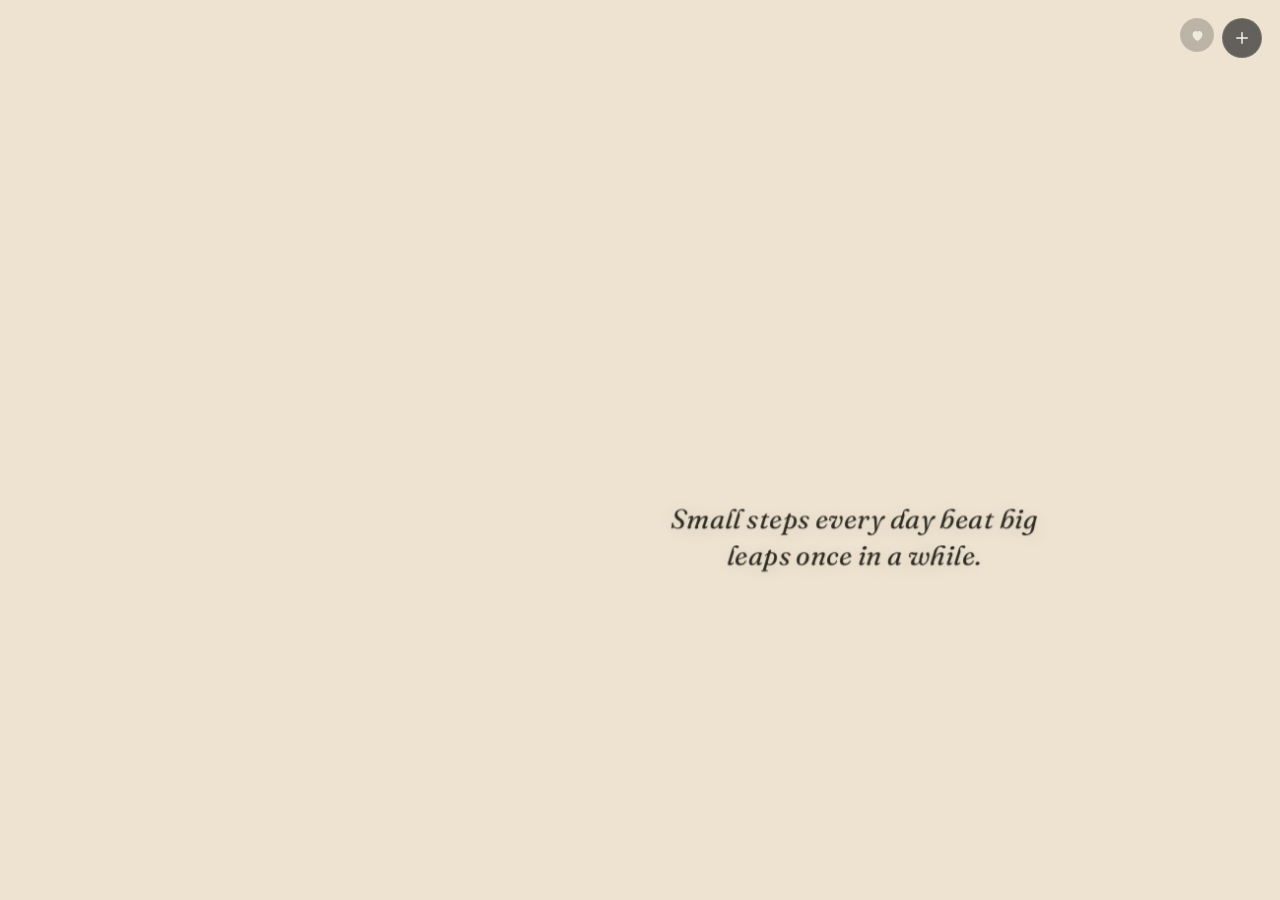
<file: index.html>
<!DOCTYPE html>
<html lang="en">
<head>
<meta charset="UTF-8">
<meta name="viewport" content="width=device-width, initial-scale=1.0">
<title>Quote Board by Sowel — Fullscreen Ambient Quote Display</title>
<meta name="description" content="Quote Board by Sowel: a calm, fullscreen board where your favorite quotes and motivations drift in and fade out. Add your own quotes, pick a background color, choose a font, and play ambient music while you work or study.">
<meta name="author" content="Sowel">
<meta name="application-name" content="Quote Board by Sowel">
<meta name="keywords" content="quote board, sowel, motivational quotes app, ambient screensaver, fullscreen quotes, quote display, focus screensaver">

<!-- Open Graph / social sharing preview -->
<meta property="og:title" content="Quote Board by Sowel">
<meta property="og:description" content="A calm, fullscreen board where your favorite quotes drift in and fade out. Built by Sowel.">
<meta property="og:type" content="website">
<meta property="og:url" content="https://sowel-app.github.io/quote_board/">
<meta property="og:site_name" content="Sowel">
<meta name="twitter:card" content="summary">
<meta name="twitter:title" content="Quote Board by Sowel">
<meta name="twitter:description" content="A calm, fullscreen board where your favorite quotes drift in and fade out.">

<link rel="manifest" href="manifest.json">
<link rel="icon" type="image/png" sizes="192x192" href="icons/icon-192.png">
<link rel="icon" type="image/png" sizes="512x512" href="icons/icon-512.png">
<meta name="theme-color" content="#EDE3D0">
<link rel="apple-touch-icon" href="icons/apple-touch-icon.png">
<meta name="apple-mobile-web-app-capable" content="yes">
<meta name="apple-mobile-web-app-status-bar-style" content="black-translucent">
<meta name="apple-mobile-web-app-title" content="Quote Board">
<link rel="preconnect" href="https://fonts.googleapis.com">
<link href="https://fonts.googleapis.com/css2?family=Fraunces:ital,opsz,wght@0,9..144,300;0,9..144,400;0,9..144,500;1,9..144,400;1,9..144,500&family=Playfair+Display:ital,wght@0,500;0,700;1,500;1,700&family=Caveat:wght@500;600;700&family=Space+Mono:wght@400;700&family=Inter:wght@400;500;600&display=swap" rel="stylesheet">
<link rel="stylesheet" href="style.css">
</head>
<body>

<div id="board">
  <div id="empty-state"><span id="empty-logo">&ldquo;</span><span>Add quotes from the menu on the right — they'll start appearing here</span></div>
  <div id="quotes-layer"></div>
</div>

<a id="donate-corner" href="" target="_blank" rel="noopener" aria-label="Support this project">
  <svg viewBox="0 0 24 24"><path d="M12 21s-8-4.6-8-11a5 5 0 0 1 8-4 5 5 0 0 1 8 4c0 6.4-8 11-8 11z"/></svg>
</a>
<button id="menu-toggle" aria-label="Menu">
  <svg viewBox="0 0 24 24" fill="none" stroke-width="2" stroke-linecap="round"><line x1="12" y1="5" x2="12" y2="19"/><line x1="5" y1="12" x2="19" y2="12"/></svg>
</button>

<div id="panel">
  <div class="section">
    <button id="screensaver-btn">
      <svg viewBox="0 0 24 24" fill="none" stroke-width="2" stroke-linecap="round" stroke-linejoin="round"><path d="M8 3H5a2 2 0 0 0-2 2v3"/><path d="M21 8V5a2 2 0 0 0-2-2h-3"/><path d="M3 16v3a2 2 0 0 0 2 2h3"/><path d="M16 21h3a2 2 0 0 0 2-2v-3"/></svg>
      Screensaver mode
    </button>
  </div>

  <div class="section">
    <p class="panel-title">Board color</p>
    <div class="row">
      <input type="color" id="bg-color" value="#EDE3D0">
      <div class="swatches" id="swatches"></div>
    </div>
  </div>

  <div class="section">
    <p class="panel-title">New quote</p>
    <textarea id="quote-input" rows="3" placeholder="Type a quote or motivation…"></textarea>
    <input type="text" id="author-input" placeholder="Author (optional)">
    <button class="btn-add" id="add-btn">Add</button>
    <p class="hint">Ctrl + Enter to add quickly</p>
  </div>

  <div class="section">
    <p class="panel-title">Quick packs</p>
    <div class="pack-row" id="pack-row"></div>
  </div>

  <div class="section">
    <p class="panel-title">Quote font</p>
    <div class="font-grid" id="font-grid"></div>
  </div>

  <div class="section">
    <p class="panel-title">List (<span id="count">0</span>)</p>
    <ul class="quote-list" id="quote-list"></ul>
    <div class="io-row">
      <button class="io-btn" id="export-btn">Export JSON</button>
      <button class="io-btn" id="import-btn">Import JSON</button>
      <input type="file" id="import-file" accept="application/json" style="display:none">
    </div>
  </div>

  <div class="section">
    <p class="panel-title">Display order</p>
    <div class="seg">
      <button data-order="random" class="active">Random</button>
      <button data-order="sequential">Sequential</button>
    </div>
  </div>

  <div class="section">
    <p class="panel-title">Pause between appearances</p>
    <div class="slider-row">
      <span class="slider-value" id="interval-value">4s</span>
    </div>
    <input type="range" id="interval-slider" min="1" max="12" step="0.5" value="4">
  </div>

  <div class="section">
    <p class="panel-title">On screen at once</p>
    <div class="stepper">
      <button id="dec-max">–</button>
      <span class="count" id="max-count">2</span>
      <button id="inc-max">+</button>
    </div>
  </div>

  <div class="section">
    <p class="panel-title">Music</p>
    <div class="music-controls">
      <button id="music-play" aria-label="Play / pause">▶</button>
      <input type="range" id="music-volume" min="0" max="1" step="0.01" value="0.6">
    </div>
    <p id="music-now-playing">Nothing playing</p>

    <div class="io-row" style="margin-top:10px;">
      <button class="io-btn" id="music-upload-btn">+ Add your own tracks</button>
      <input type="file" id="music-upload-file" accept="audio/*" multiple style="display:none">
    </div>

    <p class="panel-title" style="margin-top:14px;">Suggested tracks</p>
    <p class="hint" style="margin:0 0 8px 0;">Paste a YouTube link once — saved for good, then just click the name.</p>
    <ul class="quote-list track-list" id="preset-track-list"></ul>

    <p class="panel-title" style="margin-top:14px;">Playlist (<span id="track-count">0</span>)</p>
    <ul class="quote-list track-list" id="track-list"></ul>
  </div>

  <div class="section">
    <a href="downloads/install-extension.html" class="io-btn" style="display:block; text-align:center; text-decoration:none;">Get the Chrome extension →</a>
  </div>
</div>

<div id="exit-screensaver-hint">Move mouse or tap to exit screensaver mode</div>
<audio id="audio-player" preload="none"></audio>
<div style="position:absolute; width:0; height:0; opacity:0; pointer-events:none; overflow:hidden;"><div id="yt-player"></div></div>

<script src="app.js"></script>
</body>
</html>
</file>
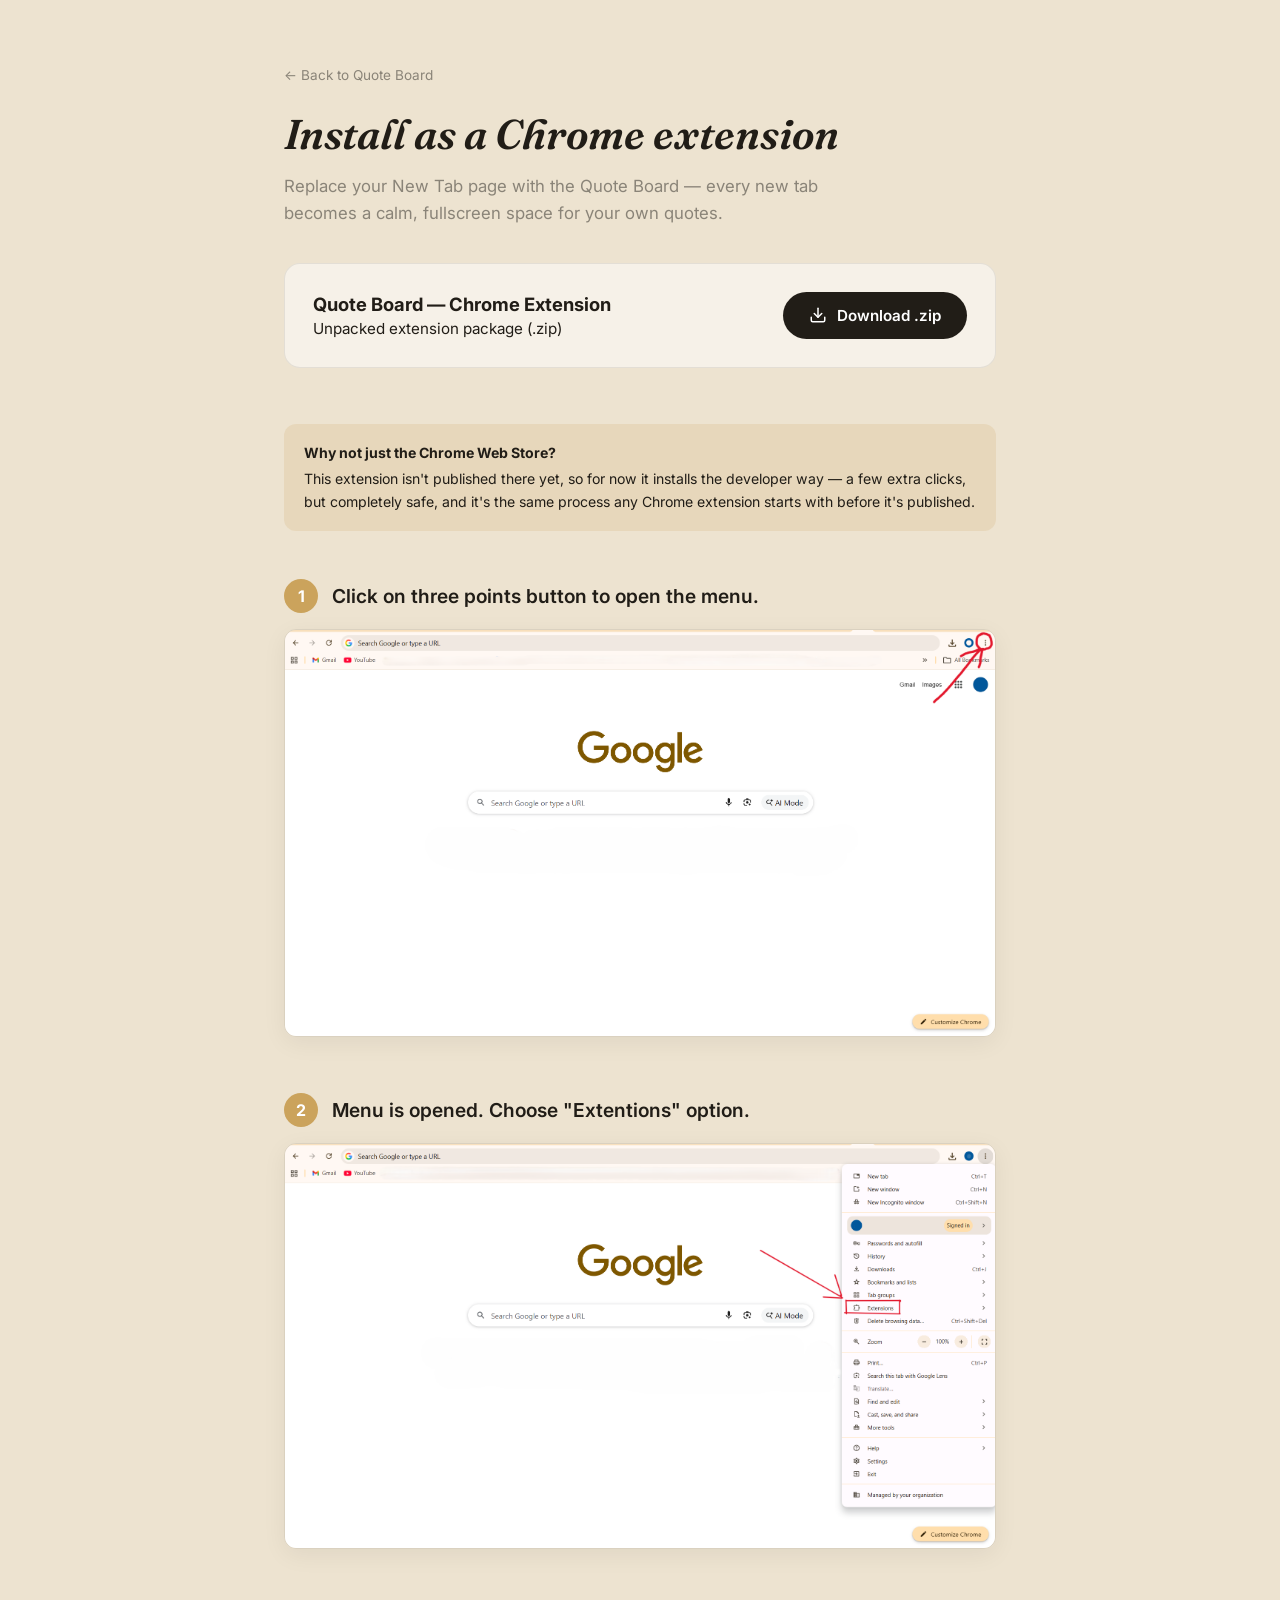
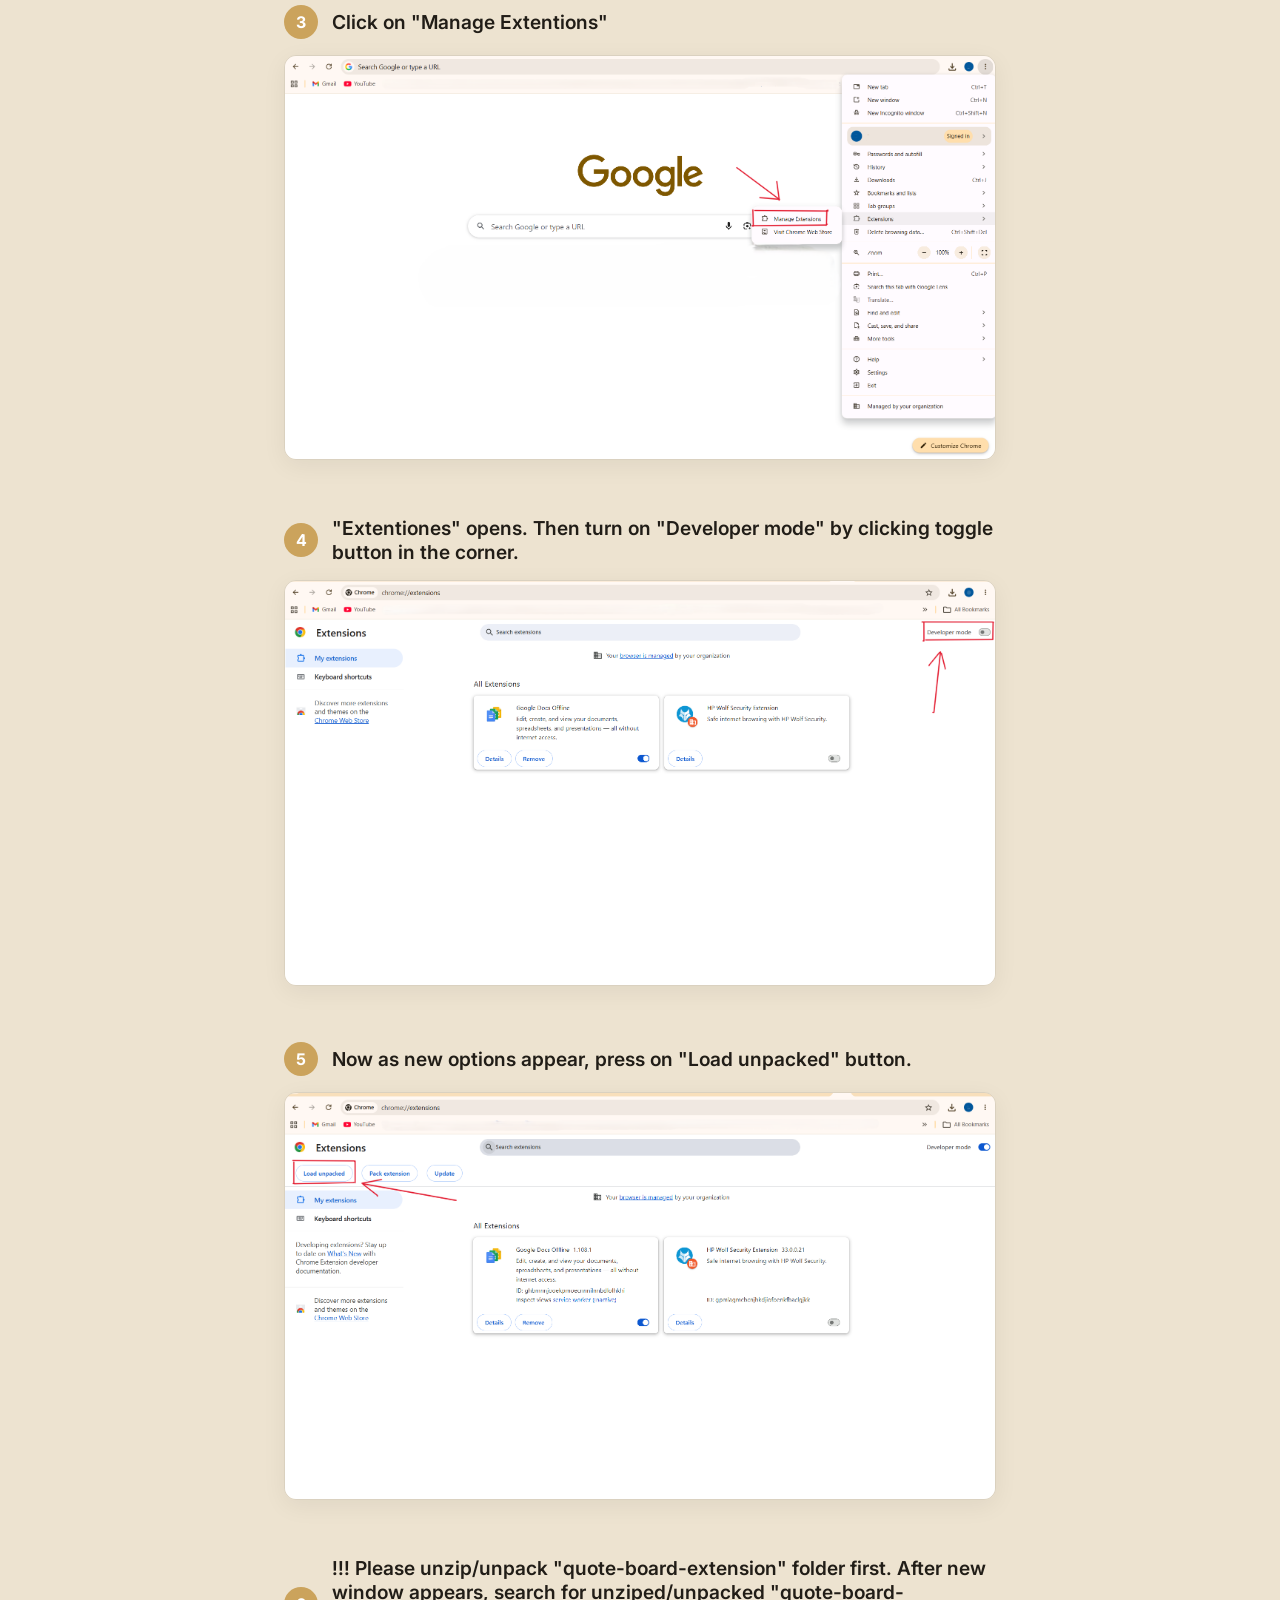
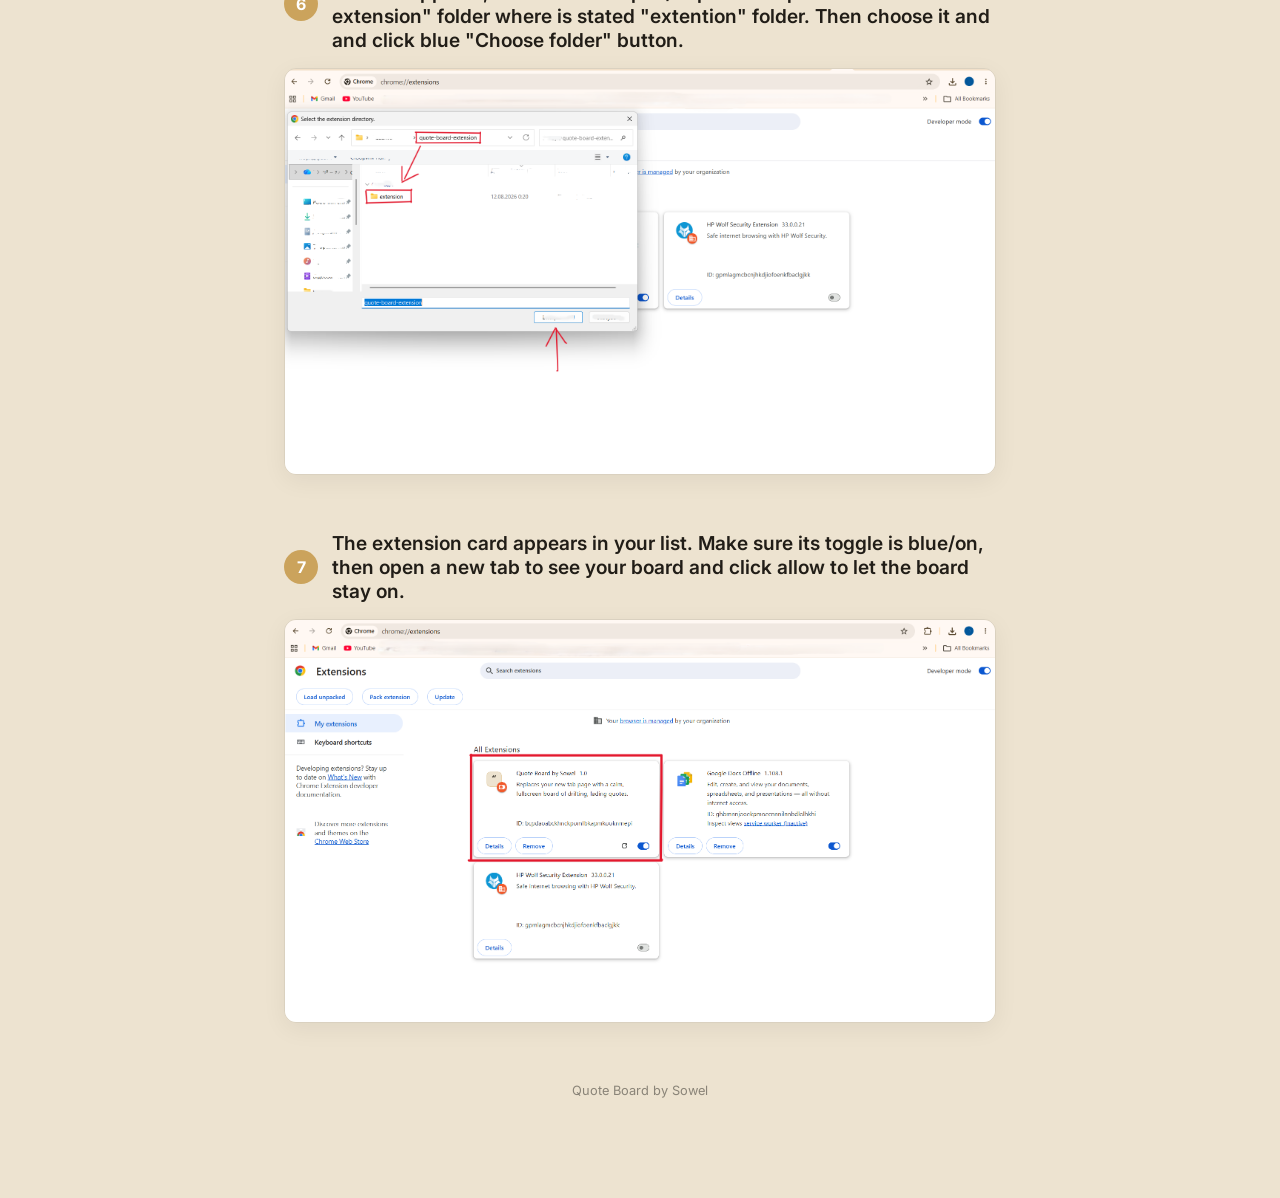
<file: downloads/install-extension.html>
<!DOCTYPE html>
<html lang="en">
<head>
<meta charset="UTF-8">
<meta name="viewport" content="width=device-width, initial-scale=1.0">
<title>Install the Chrome Extension — Quote Board by Sowel</title>
<meta name="description" content="Install Quote Board as a Chrome New Tab extension — step-by-step guide with screenshots.">
<meta name="theme-color" content="#EDE3D0">
<link rel="icon" type="image/png" sizes="192x192" href="../icons/icon-192.png">
<link rel="preconnect" href="https://fonts.googleapis.com">
<link href="https://fonts.googleapis.com/css2?family=Fraunces:ital,opsz,wght@0,9..144,400;0,9..144,600;1,9..144,400&family=Inter:wght@400;500;600&display=swap" rel="stylesheet">
<style>
  :root{
    --cream: #EDE3D0;
    --text-dark: #211D17;
    --text-muted: #8A8478;
    --accent: #CBA35C;
    --accent-dim: rgba(203,163,92,0.18);
  }
  *{ box-sizing: border-box; }
  html,body{ margin:0; padding:0; background: var(--cream); font-family: 'Inter', sans-serif; color: var(--text-dark); }
  .wrap{ max-width: 760px; margin: 0 auto; padding: 64px 24px 100px; }
  a{ color: var(--text-dark); }
  .back{
    display:inline-block; margin-bottom: 28px; font-size: 0.85rem; color: var(--text-muted);
    text-decoration:none;
  }
  .back:hover{ color: var(--accent); }
  h1{
    font-family: 'Fraunces', serif; font-style: italic; font-weight: 600;
    font-size: 2.6rem; line-height:1.15; margin: 0 0 14px 0;
  }
  .subtitle{ font-size: 1.05rem; color: var(--text-muted); margin: 0 0 36px 0; line-height:1.6; max-width: 560px; }

  .download-card{
    background: rgba(255,255,255,0.5);
    border: 1px solid rgba(0,0,0,0.08);
    border-radius: 16px;
    padding: 28px;
    display:flex; align-items:center; justify-content:space-between; gap: 20px;
    margin-bottom: 56px;
    flex-wrap: wrap;
  }
  .download-card .label{ font-size: 0.95rem; }
  .download-card .label strong{ display:block; font-size: 1.15rem; margin-bottom: 4px; }
  .download-btn{
    display:inline-flex; align-items:center; gap: 10px;
    background: var(--text-dark); color: #fff;
    padding: 14px 26px; border-radius: 999px;
    text-decoration:none; font-weight: 600; font-size: 0.95rem;
    transition: transform 0.15s ease, background 0.15s ease;
    white-space: nowrap;
  }
  .download-btn:hover{ background: var(--accent); transform: translateY(-1px); }
  .download-btn svg{ width:18px; height:18px; stroke:#fff; flex-shrink:0; }

  .step{ margin-bottom: 56px; }
  .step-head{ display:flex; align-items:center; gap: 14px; margin-bottom: 16px; }
  .step-num{
    width: 34px; height: 34px; border-radius: 50%;
    background: var(--accent); color: #fff;
    display:flex; align-items:center; justify-content:center;
    font-weight: 700; font-size: 1rem; flex-shrink:0;
  }
  .step-title{ font-size: 1.2rem; font-weight: 600; }
  .step img{
    width: 100%; height:auto; display:block;
    border-radius: 12px; border: 1px solid rgba(0,0,0,0.08);
    box-shadow: 0 6px 24px rgba(0,0,0,0.06);
  }
  .step p.note{ font-size: 0.9rem; color: var(--text-muted); margin: 12px 4px 0; line-height:1.6; }

  .note-box{
    background: var(--accent-dim);
    border-radius: 12px;
    padding: 18px 20px;
    font-size: 0.88rem;
    color: var(--text-dark);
    line-height: 1.6;
    margin-bottom: 48px;
  }
  .note-box strong{ display:block; margin-bottom: 4px; }

  footer{ text-align:center; font-size: 0.8rem; color: var(--text-muted); margin-top: 60px; }
</style>
</head>
<body>
<div class="wrap">
  <a class="back" href="../index.html">&larr; Back to Quote Board</a>

  <h1>Install as a Chrome extension</h1>
  <p class="subtitle">Replace your New Tab page with the Quote Board — every new tab becomes a calm, fullscreen space for your own quotes.</p>

  <div class="download-card">
    <div class="label">
      <strong>Quote Board — Chrome Extension</strong>
      Unpacked extension package (.zip)
    </div>
    <a class="download-btn" href="quote-board-extension.zip" download>
      <svg viewBox="0 0 24 24" fill="none" stroke-width="2" stroke-linecap="round" stroke-linejoin="round"><path d="M21 15v4a2 2 0 0 1-2 2H5a2 2 0 0 1-2-2v-4"/><polyline points="7 10 12 15 17 10"/><line x1="12" y1="15" x2="12" y2="3"/></svg>
      Download .zip
    </a>
  </div>

  <div class="note-box">
    <strong>Why not just the Chrome Web Store?</strong>
    This extension isn't published there yet, so for now it installs the
    developer way — a few extra clicks, but completely safe, and it's the
    same process any Chrome extension starts with before it's published.
  </div>

  <div class="step">
    <div class="step-head"><div class="step-num">1</div><div class="step-title">Click on three points button to open the menu.</div></div>
    <img src="guide/Download_extention_1.1.png" alt="Type chrome://extensions in the address bar">
  </div>

  <div class="step">
    <div class="step-head"><div class="step-num">2</div><div class="step-title">Menu is opened. Choose "Extentions" option.</div></div>
    <img src="guide/Download_extention_1.2.png" alt="Turn on Developer mode toggle top right">
  </div>

  <div class="step">
    <div class="step-head"><div class="step-num">3</div><div class="step-title">Click on "Manage Extentions"</div></div>
    <img src="guide/Download_extention_1.3.png" alt="Click Load unpacked button">
  </div>

  <div class="step">
    <div class="step-head"><div class="step-num">4</div><div class="step-title">"Extentiones" opens. Then turn on "Developer mode" by clicking toggle button in the corner.</div></div>
    <img src="guide/Download_extention_1.4.png" alt="Select the extension folder in the file picker">
  </div>

  <div class="step">
    <div class="step-head"><div class="step-num">5</div><div class="step-title">Now as new options appear, press on "Load unpacked" button.</div></div>
    <img src="guide/Download_extention_1.5.png" alt="Quote Board extension card appears in the list">
  </div>

    <div class="step">
    <div class="step-head"><div class="step-num">6</div><div class="step-title">!!! Please unzip/unpack "quote-board-extension" folder first. 
      After new window appears, search for unziped/unpacked "quote-board-extension" folder where is stated "extention" folder. Then choose it and and click blue "Choose folder" button.</div></div>
    <img src="guide/Download_extention_1.6.png" alt="Quote Board extension card appears in the list">
  </div>

    <div class="step">
    <div class="step-head"><div class="step-num">7</div><div class="step-title">The extension card appears in your list. Make sure its toggle is blue/on, then open a new tab to see your board and click allow to let the board stay on.</div></div>
    <img src="guide/Download_extention_1.7.png" alt="Quote Board extension card appears in the list">
  </div>

  <footer>Quote Board by Sowel</footer>
</div>
</body>
</html>
</file>
<file: style.css>
:root{
    --panel-bg: rgba(16,15,20,0.62);
    --panel-border: rgba(255,255,255,0.14);
    --text-warm: #F3F0EA;
    --text-muted: #A9A5A0;
    --accent: #CBA35C;
    --accent-dim: rgba(203,163,92,0.25);
    --danger: #C97B63;
  }
  *{ box-sizing: border-box; }
  html,body{
    margin:0; padding:0; width:100%; height:100%;
    overflow:hidden;
    font-family: 'Inter', sans-serif;
  }

  /* ---------- Board ---------- */
  #board{
    position: fixed; inset:0;
    background-color:#161821;
    transition: background-color 0.6s ease;
    overflow:hidden;
  }

  #quotes-layer{
    position:absolute; inset:0;
    pointer-events:none;
  }

  .quote{
    position:absolute;
    max-width: clamp(220px, 46vw, 440px);
    text-align:center;
    transform: translate(-50%,-50%) scale(0.94);
    opacity:0;
    filter: blur(14px);
    transition: opacity 1.6s ease, filter 1.6s ease, transform 1.6s ease;
    font-family: var(--quote-font-family, 'Fraunces', serif);
    font-style: var(--quote-font-style, italic);
    font-weight: var(--quote-font-weight, 400);
    line-height: 1.35;
    letter-spacing: var(--quote-letter-spacing, 0.01em);
    text-shadow: 0 2px 24px rgba(0,0,0,0.25);
    will-change: opacity, filter, transform;
  }
  .quote .q-body{ display:block; }
  .quote .q-author{
    display:block;
    text-align: right;
    margin-top: 0.5em;
    font-family: 'Inter', sans-serif;
    font-style: normal;
    font-weight: 500;
    font-size: 0.42em;
    letter-spacing: 0.06em;
    text-transform: uppercase;
    opacity: 0.68;
  }
  .quote.visible{
    opacity: 0.94;
    filter: blur(0px);
    transform: translate(-50%,-50%) scale(1);
    animation: breathe 6s ease-in-out infinite;
  }
  .quote.fading{
    opacity:0;
    filter: blur(14px);
    transform: translate(-50%,-50%) scale(1.05);
    animation: none;
  }
  @keyframes breathe{
    0%,100%{ transform: translate(-50%,-50%) scale(1); }
    50%{ transform: translate(-50%,-50%) scale(1.015); }
  }

  #empty-state{
    position:absolute; inset:0;
    display:flex; flex-direction:column; align-items:center; justify-content:center;
    text-align:center;
    padding: 0 2rem;
    font-family:'Inter', sans-serif;
    font-weight: 400;
    font-size: 0.95rem;
    letter-spacing: 0.04em;
    text-transform: uppercase;
    color: var(--text-muted);
    opacity: 0.55;
    pointer-events:none;
    transition: opacity 0.4s ease;
  }
  #empty-state span{ max-width: 340px; display:block; line-height:1.7; }
  #empty-logo{
    font-family: 'Fraunces', serif;
    font-style: italic;
    font-size: 3rem;
    line-height: 1;
    margin-bottom: 14px;
    color: var(--text-muted);
    opacity: 0.6;
  }

  /* ---------- Corner toggle ---------- */
  #menu-toggle{
    position: fixed; top: 18px; right: 18px;
    width: 40px; height: 40px;
    border-radius: 50%;
    border: 1px solid var(--panel-border);
    background: var(--panel-bg);
    backdrop-filter: blur(14px);
    -webkit-backdrop-filter: blur(14px);
    display:flex; align-items:center; justify-content:center;
    cursor:pointer;
    z-index: 20;
    transition: border-color 0.25s ease, transform 0.25s ease;
  }
  #menu-toggle:hover{ border-color: var(--accent); transform: scale(1.05); }
  #menu-toggle svg{ width:18px; height:18px; stroke: var(--text-warm); transition: transform 0.35s ease; }
  #menu-toggle.open svg{ transform: rotate(45deg); }

  #donate-corner{
    position: fixed; top: 18px; right: 66px;
    width: 34px; height: 34px;
    border-radius: 50%;
    border: 1px solid rgba(255,255,255,0.09);
    background: rgba(16,15,20,0.4);
    backdrop-filter: blur(14px);
    -webkit-backdrop-filter: blur(14px);
    display:flex; align-items:center; justify-content:center;
    cursor:pointer;
    z-index: 12;
    opacity: 0.55;
    text-decoration:none;
    transition: opacity 0.25s ease, border-color 0.25s ease, transform 0.25s ease;
  }
  #donate-corner:hover{ opacity: 1; border-color: var(--accent); transform: scale(1.05); }
  #donate-corner svg{ width:15px; height:15px; fill: var(--text-warm); }
  body.screensaver-active #donate-corner{ opacity:0; pointer-events:none; }

  /* ---------- Panel ---------- */
  #panel{
    position: fixed; top: 18px; right: 18px;
    width: 300px;
    max-height: calc(100vh - 36px);
    overflow-y: auto;
    background: var(--panel-bg);
    backdrop-filter: blur(18px);
    -webkit-backdrop-filter: blur(18px);
    border: 1px solid var(--panel-border);
    border-radius: 16px;
    padding: 18px;
    color: var(--text-warm);
    z-index: 15;
    transform-origin: top right;
    transform: scale(0.92);
    opacity:0;
    pointer-events:none;
    transition: opacity 0.22s ease, transform 0.22s ease;
  }
  #panel.open{
    opacity:1;
    transform: scale(1);
    pointer-events:auto;
  }
  #panel::-webkit-scrollbar{ width:6px; }
  #panel::-webkit-scrollbar-thumb{ background: rgba(255,255,255,0.15); border-radius:3px; }

  .panel-title{
    font-size: 0.68rem;
    text-transform: uppercase;
    letter-spacing: 0.12em;
    color: var(--text-muted);
    margin: 0 0 8px 0;
    font-weight: 600;
  }
  .section{ margin-bottom: 20px; padding-top: 44px; margin-top: -44px; } /* spacer trick unused */
  .section{ margin: 0 0 20px 0; padding:0; }

  .row{ display:flex; align-items:center; gap:10px; }

  input[type="color"]{
    -webkit-appearance:none; appearance:none;
    width: 34px; height: 34px;
    border-radius: 10px;
    border: 1px solid var(--panel-border);
    padding: 0; background:none; cursor:pointer;
  }
  input[type="color"]::-webkit-color-swatch-wrapper{ padding:0; border-radius:10px; }
  input[type="color"]::-webkit-color-swatch{ border:none; border-radius:10px; }

  .swatches{ display:flex; gap:8px; flex-wrap:wrap; margin-top:10px; }
  .swatch{
    width:22px; height:22px; border-radius:50%;
    border: 1px solid rgba(255,255,255,0.25);
    cursor:pointer;
    transition: transform 0.15s ease;
  }
  .swatch:hover{ transform: scale(1.15); }

  textarea{
    width:100%;
    resize:none;
    background: rgba(255,255,255,0.06);
    border: 1px solid var(--panel-border);
    border-radius: 10px;
    color: var(--text-warm);
    font-family: 'Inter', sans-serif;
    font-size: 0.85rem;
    padding: 9px 10px;
    line-height:1.4;
    outline:none;
    transition: border-color 0.2s ease;
  }
  textarea:focus{ border-color: var(--accent); }
  textarea::placeholder{ color: var(--text-muted); }

  #author-input{
    width:100%;
    margin-top:8px;
    background: rgba(255,255,255,0.06);
    border: 1px solid var(--panel-border);
    border-radius: 10px;
    color: var(--text-warm);
    font-family: 'Inter', sans-serif;
    font-size: 0.8rem;
    padding: 8px 10px;
    outline:none;
    transition: border-color 0.2s ease;
  }
  #author-input:focus{ border-color: var(--accent); }
  #author-input::placeholder{ color: var(--text-muted); }

  button{
    font-family:'Inter', sans-serif;
    cursor:pointer;
    border:none;
    outline:none;
  }
  .btn-add{
    margin-top:8px;
    width:100%;
    padding: 9px 0;
    border-radius: 10px;
    background: var(--accent);
    color: #1b1710;
    font-size: 0.82rem;
    font-weight: 600;
    letter-spacing: 0.02em;
    transition: filter 0.15s ease, transform 0.1s ease;
  }
  .btn-add:hover{ filter: brightness(1.08); }
  .btn-add:active{ transform: scale(0.98); }
  .hint{ font-size: 0.68rem; color: var(--text-muted); margin-top:6px; }

  /* ---------- Screensaver mode ---------- */
  #screensaver-btn{
    width:100%;
    padding: 10px 0;
    border-radius: 10px;
    background: rgba(255,255,255,0.07);
    border: 1px solid var(--panel-border);
    color: var(--text-warm);
    font-size: 0.8rem;
    font-weight: 500;
    display:flex; align-items:center; justify-content:center; gap:7px;
    transition: border-color 0.2s ease, background 0.2s ease;
  }
  #screensaver-btn:hover{ border-color: var(--accent); background: rgba(255,255,255,0.1); }
  #screensaver-btn svg{ width:15px; height:15px; stroke: var(--accent); }

  /* ---------- Music ---------- */
  .music-controls{ display:flex; align-items:center; gap:10px; }
  #music-play{
    width:36px; height:36px; flex-shrink:0;
    border-radius: 50%;
    background: var(--accent);
    color:#1b1710;
    display:flex; align-items:center; justify-content:center;
    font-size:0.85rem;
  }
  #music-play:hover{ filter:brightness(1.08); }
  #music-volume{ flex:1; margin-top:0; }
  #music-now-playing{
    font-size: 0.7rem; color: var(--text-muted);
    margin-top: 8px; min-height: 1em;
    overflow:hidden; text-overflow:ellipsis; white-space:nowrap;
  }
  .track-list li{ align-items:center; }
  .track-list .t-name{ flex:1; opacity:0.9; overflow:hidden; text-overflow:ellipsis; white-space:nowrap; }
  .track-list .t-links{ display:flex; gap:5px; flex-shrink:0; }
  .track-list .t-link{
    background: rgba(255,255,255,0.08);
    color: var(--accent);
    border-radius: 6px;
    font-size: 0.64rem;
    padding: 4px 7px;
    text-decoration:none;
    white-space:nowrap;
    transition: background 0.15s ease;
  }
  .track-list .t-link:hover{ background: var(--accent-dim); }
  .track-list li.playing{ background: var(--accent-dim); }

  #exit-screensaver-hint{
    position: fixed; bottom: 22px; left: 50%; transform: translateX(-50%);
    font-family:'Inter', sans-serif;
    font-size: 0.7rem;
    letter-spacing: 0.05em;
    color: var(--text-muted);
    background: rgba(0,0,0,0.25);
    padding: 6px 14px;
    border-radius: 20px;
    opacity: 0;
    pointer-events:none;
    transition: opacity 0.4s ease;
    z-index: 25;
  }
  #exit-screensaver-hint.show{ opacity: 0.85; }

  body.screensaver-active #menu-toggle,
  body.screensaver-active #panel{
    opacity: 0;
    pointer-events: none;
  }
  #menu-toggle, #panel{ transition: opacity 0.5s ease, transform 0.22s ease; }

  /* ---------- Packs ---------- */
  .pack-row{ display:flex; flex-wrap:wrap; gap:6px; }
  .pack-btn{
    padding: 6px 11px;
    border-radius: 20px;
    background: rgba(255,255,255,0.06);
    border: 1px solid var(--panel-border);
    color: var(--text-warm);
    font-size: 0.72rem;
    transition: border-color 0.2s ease, background 0.2s ease;
  }
  .pack-btn:hover{ border-color: var(--accent); background: var(--accent-dim); }

  /* ---------- Import / export ---------- */
  .io-row{ display:flex; gap:8px; }
  .io-btn{
    flex:1;
    padding: 8px 0;
    border-radius: 9px;
    background: rgba(255,255,255,0.06);
    border: 1px solid var(--panel-border);
    color: var(--text-muted);
    font-size: 0.72rem;
    transition: border-color 0.2s ease, color 0.2s ease;
  }
  .io-btn:hover{ border-color: var(--accent); color: var(--text-warm); }

  .font-grid{
    display:grid;
    grid-template-columns: 1fr 1fr;
    gap:8px;
  }
  .font-option{
    background: rgba(255,255,255,0.06);
    border: 1px solid var(--panel-border);
    border-radius: 10px;
    padding: 10px 6px;
    text-align:center;
    color: var(--text-warm);
    font-size: 1.05rem;
    line-height:1.1;
    transition: border-color 0.2s ease, background 0.2s ease;
  }
  .font-option:hover{ border-color: rgba(255,255,255,0.3); }
  .font-option.active{
    border-color: var(--accent);
    background: var(--accent-dim);
  }
  .font-option .fo-label{
    display:block;
    font-family:'Inter', sans-serif;
    font-size: 0.62rem;
    text-transform: uppercase;
    letter-spacing: 0.06em;
    color: var(--text-muted);
    margin-top: 5px;
  }

  .quote-list{
    list-style:none; margin: 10px 0 0 0; padding:0;
    max-height: 160px; overflow-y:auto;
    display:flex; flex-direction:column; gap:6px;
  }
  .quote-list::-webkit-scrollbar{ width:5px; }
  .quote-list::-webkit-scrollbar-thumb{ background: rgba(255,255,255,0.15); border-radius:3px; }
  .quote-list li{
    display:flex; align-items:flex-start; justify-content:space-between; gap:8px;
    background: rgba(255,255,255,0.05);
    border-radius: 8px;
    padding: 7px 9px;
    font-size: 0.78rem;
    line-height:1.35;
  }
  .quote-list li .q-text{ flex:1; opacity:0.9; }
  .quote-list li .q-del{
    background:none; color: var(--text-muted); font-size:0.95rem;
    line-height:1; padding:0 2px; flex-shrink:0;
  }
  .quote-list li .q-del:hover{ color: var(--danger); }
  .empty-list{ font-size: 0.75rem; color: var(--text-muted); padding: 4px 2px; }

  .seg{
    display:flex; background: rgba(255,255,255,0.06);
    border-radius: 10px; padding:3px; gap:3px;
  }
  .seg button{
    flex:1; padding: 7px 0; border-radius:7px;
    background:none; color: var(--text-muted);
    font-size: 0.76rem; font-weight:500;
    transition: background 0.2s ease, color 0.2s ease;
  }
  .seg button.active{ background: var(--accent-dim); color: var(--accent); }

  .slider-row{ display:flex; align-items:center; justify-content:space-between; }
  .slider-value{ font-size: 0.76rem; color: var(--accent); font-variant-numeric: tabular-nums; }
  input[type="range"]{
    width:100%;
    -webkit-appearance:none; appearance:none;
    height:3px; border-radius:2px;
    background: rgba(255,255,255,0.18);
    margin-top:8px;
  }
  input[type="range"]::-webkit-slider-thumb{
    -webkit-appearance:none; appearance:none;
    width:14px; height:14px; border-radius:50%;
    background: var(--accent);
    cursor:pointer;
    border: 2px solid rgba(0,0,0,0.2);
  }
  input[type="range"]::-moz-range-thumb{
    width:14px; height:14px; border-radius:50%;
    background: var(--accent); border:none; cursor:pointer;
  }

  .stepper{ display:flex; align-items:center; gap:12px; }
  .stepper button{
    width:26px; height:26px; border-radius:7px;
    background: rgba(255,255,255,0.08);
    color: var(--text-warm); font-size:0.9rem;
  }
  .stepper button:hover{ background: rgba(255,255,255,0.15); }
  .stepper .count{ font-size:0.85rem; min-width:14px; text-align:center; }

  @media (prefers-reduced-motion: reduce){
    .quote{ transition: opacity 0.4s linear !important; }
    .quote.visible{ animation:none !important; }
  }

  @media (max-width: 480px){
    #panel{ width: calc(100vw - 32px); right: 16px; }
    .quote{ max-width: min(60vw, 260px); }
  }
</file>
